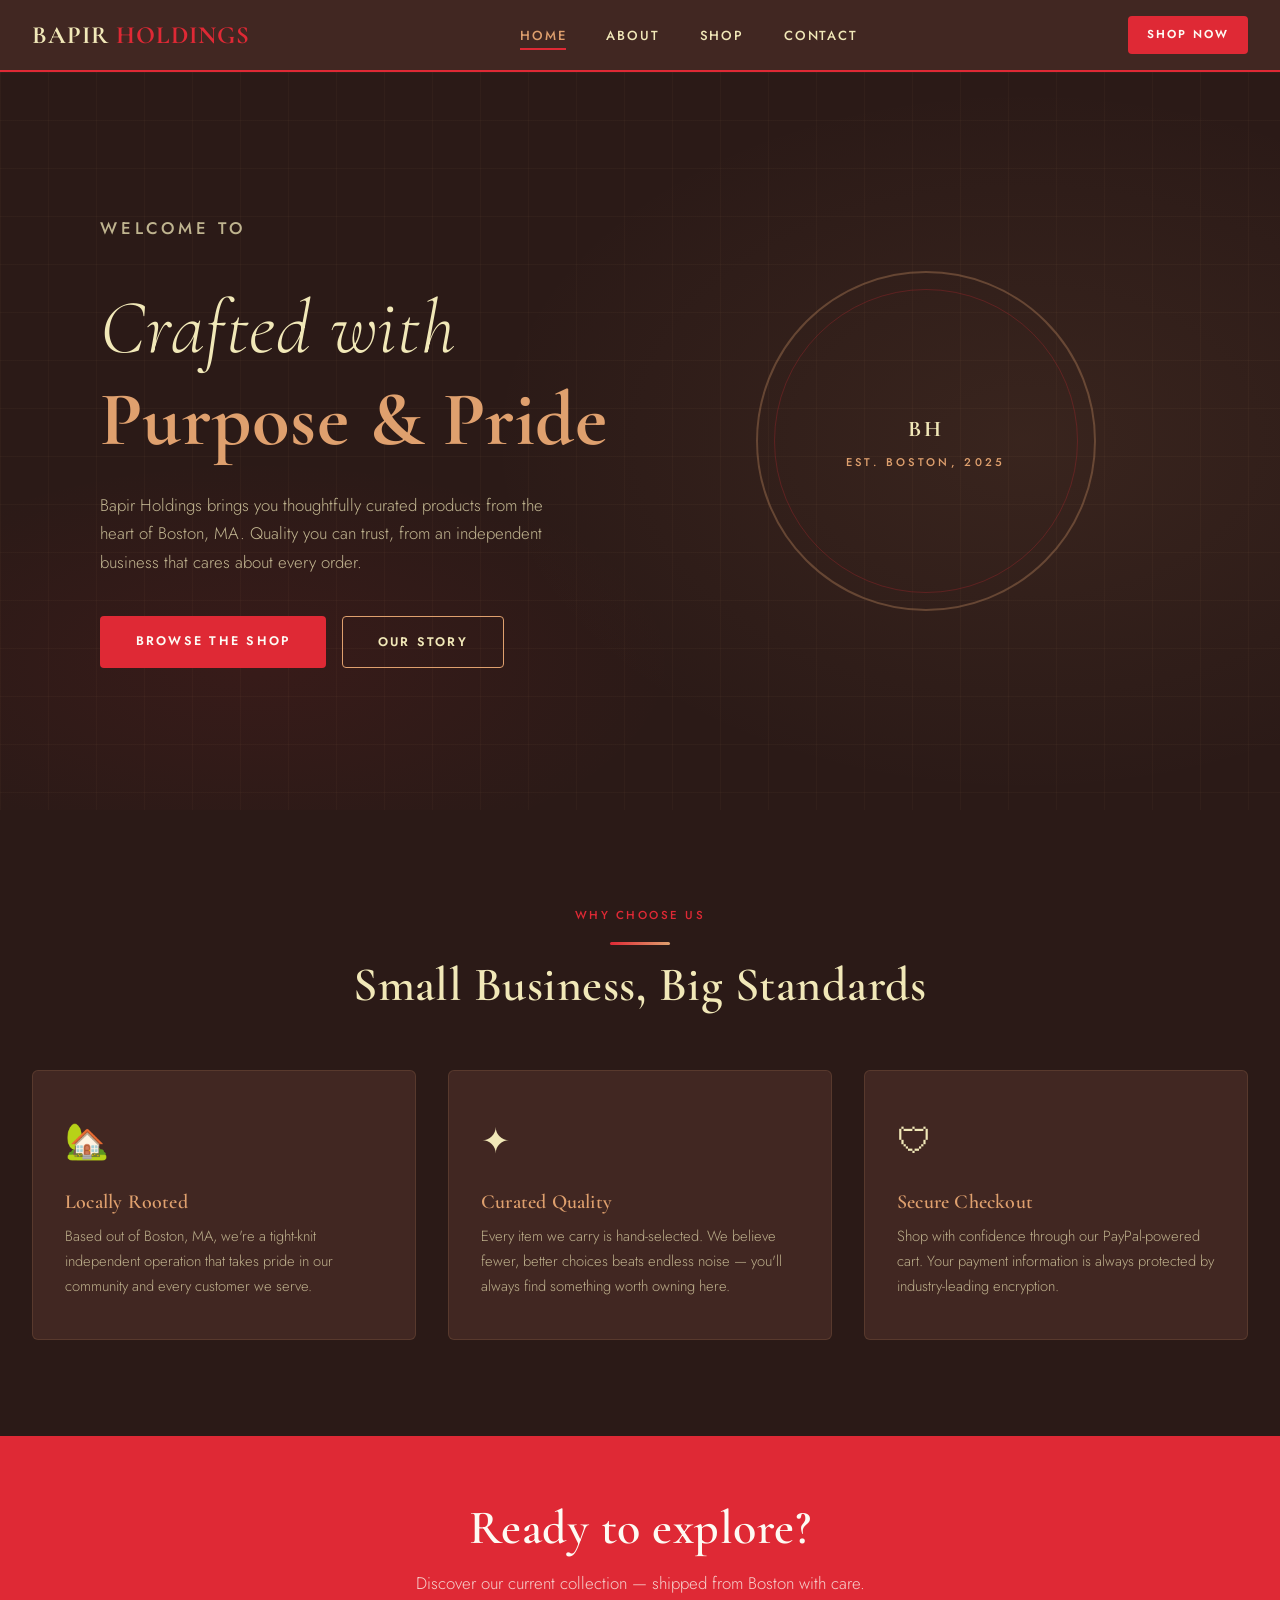
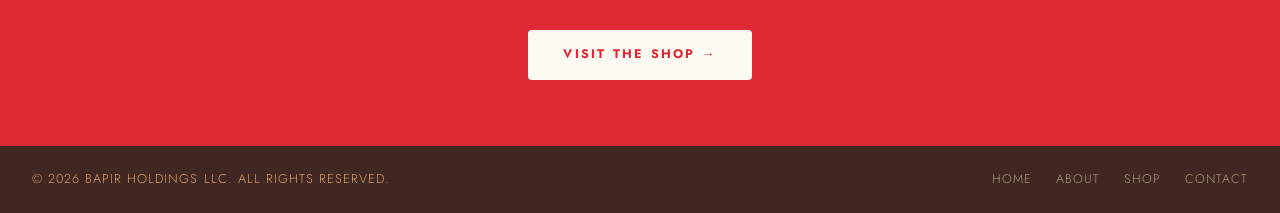
<file: index.html>
<!DOCTYPE html>
<html lang="en">
<head>
  <meta charset="UTF-8" />
  <meta name="viewport" content="width=device-width, initial-scale=1.0" />
  <meta name="description" content="Bapir Holdings LLC — A small independent business based out of Boston, MA." />
  <title>Bapir Holdings — Home</title>
  <link rel="stylesheet" href="styles.css" />
  <!-- Form status styles specific to pages that need them -->
  <style>
    .form-status {
      display: none;
    }
  </style>
</head>
<body>

  <!-- ══════════ HEADER ══════════ -->
  <header class="site-header">
    <div class="nav-inner">
      <a href="index.html" class="nav-logo">Bapir <span>Holdings</span></a>

      <nav aria-label="Primary navigation">
        <ul class="nav-links">
          <li><a href="index.html">Home</a></li>
          <li><a href="about.html">About</a></li>
          <li><a href="shop.html">Shop</a></li>
          <li><a href="contact.html">Contact</a></li>
        </ul>
      </nav>

      <div class="nav-cart-area">
        <a href="shop.html" class="btn btn-primary" style="padding:0.55rem 1.2rem;font-size:0.72rem;">Shop Now</a>
      </div>

      <button class="hamburger" id="hamburger" aria-label="Toggle menu" aria-expanded="false">
        <span></span><span></span><span></span>
      </button>
    </div>
  </header>

  <!-- Mobile Nav -->
  <nav class="mobile-nav" id="mobile-nav" aria-label="Mobile navigation">
    <a href="index.html">Home</a>
    <a href="about.html">About</a>
    <a href="shop.html">Shop</a>
    <a href="contact.html">Contact</a>
  </nav>

  <!-- ══════════ MAIN ══════════ -->
  <main>

    <!-- Hero -->
    <section class="hero">
      <div class="hero-bg"></div>
      <div class="hero-grid-overlay"></div>
      <div class="hero-content">
        <div class="hero-text fade-in">
          <p class="section-label">Welcome to</p>
          <h1>
            Crafted with
            <strong>Purpose &amp; Pride</strong>
          </h1>
          <p>
            Bapir Holdings brings you thoughtfully curated products from the heart
            of Boston, MA. Quality you can trust, from an independent business
            that cares about every order.
          </p>
          <div class="hero-actions">
            <a href="shop.html" class="btn btn-primary">Browse the Shop</a>
            <a href="about.html" class="btn btn-outline">Our Story</a>
          </div>
        </div>

        <div class="hero-visual fade-in">
          <div class="hero-emblem">
            <div class="hero-emblem-inner">
              BH
              <span>Est. Boston, 2025</span>
            </div>
          </div>
        </div>
      </div>
    </section>

    <!-- Features / Values -->
    <section class="features">
      <div class="features-inner">
        <div class="features-header fade-in">
          <p class="section-label">Why Choose Us</p>
          <div class="divider" style="margin:1rem auto 0;"></div>
          <h2 style="color:var(--custard); margin-top:0.75rem;">Small Business, Big Standards</h2>
        </div>

        <div class="features-grid">
          <div class="feature-card fade-in">
            <div class="feature-icon">🏡</div>
            <h3>Locally Rooted</h3>
            <p>Based out of Boston, MA, we're a tight-knit independent operation that takes pride in our community and every customer we serve.</p>
          </div>
          <div class="feature-card fade-in">
            <div class="feature-icon">✦</div>
            <h3>Curated Quality</h3>
            <p>Every item we carry is hand-selected. We believe fewer, better choices beats endless noise — you'll always find something worth owning here.</p>
          </div>
          <div class="feature-card fade-in">
            <div class="feature-icon">🛡</div>
            <h3>Secure Checkout</h3>
            <p>Shop with confidence through our PayPal-powered cart. Your payment information is always protected by industry-leading encryption.</p>
          </div>
        </div>
      </div>
    </section>

    <!-- CTA Strip -->
    <section class="cta-strip">
      <div class="container">
        <h2 class="fade-in">Ready to explore?</h2>
        <p class="fade-in">Discover our current collection — shipped from Boston with care.</p>
        <a href="shop.html" class="btn-white fade-in">Visit the Shop →</a>
      </div>
    </section>

  </main>

  <!-- ══════════ FOOTER ══════════ -->
  <footer class="site-footer">
    <div class="footer-inner">
      <p class="footer-copy">© 2026 Bapir Holdings LLC. All rights reserved.</p>
      <nav class="footer-links" aria-label="Footer navigation">
        <a href="index.html">Home</a>
        <a href="about.html">About</a>
        <a href="shop.html">Shop</a>
        <a href="contact.html">Contact</a>
      </nav>
    </div>
  </footer>

  <script src="script.js"></script>
</body>
</html>
</file>
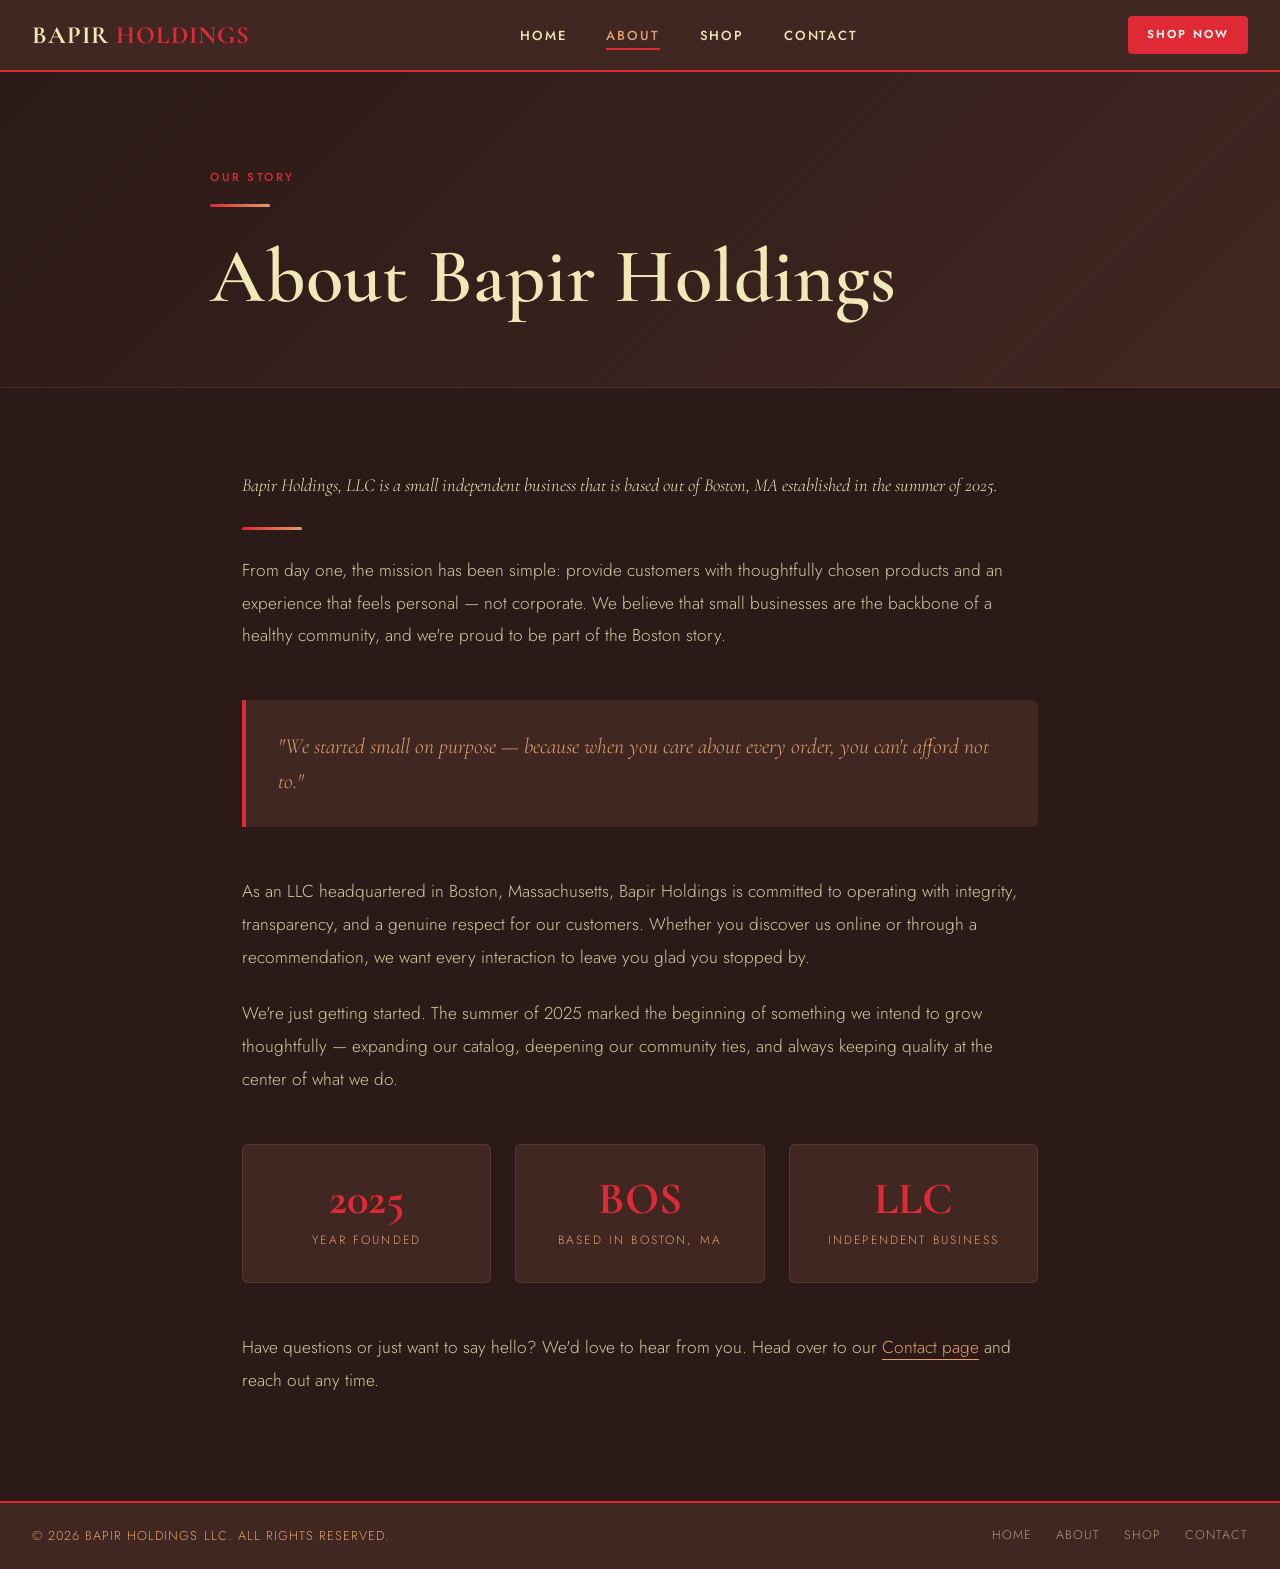
<file: about.html>
<!DOCTYPE html>
<html lang="en">
<head>
  <meta charset="UTF-8" />
  <meta name="viewport" content="width=device-width, initial-scale=1.0" />
  <meta name="description" content="About Bapir Holdings — A small independent business based in Boston, MA." />
  <title>About — Bapir Holdings</title>
  <link rel="stylesheet" href="styles.css" />
</head>
<body>

  <!-- ══════════ HEADER ══════════ -->
  <header class="site-header">
    <div class="nav-inner">
      <a href="index.html" class="nav-logo">Bapir <span>Holdings</span></a>

      <nav aria-label="Primary navigation">
        <ul class="nav-links">
          <li><a href="index.html">Home</a></li>
          <li><a href="about.html">About</a></li>
          <li><a href="shop.html">Shop</a></li>
          <li><a href="contact.html">Contact</a></li>
        </ul>
      </nav>

      <div class="nav-cart-area">
        <a href="shop.html" class="btn btn-primary" style="padding:0.55rem 1.2rem;font-size:0.72rem;">Shop Now</a>
      </div>

      <button class="hamburger" id="hamburger" aria-label="Toggle menu" aria-expanded="false">
        <span></span><span></span><span></span>
      </button>
    </div>
  </header>

  <!-- Mobile Nav -->
  <nav class="mobile-nav" id="mobile-nav" aria-label="Mobile navigation">
    <a href="index.html">Home</a>
    <a href="about.html">About</a>
    <a href="shop.html">Shop</a>
    <a href="contact.html">Contact</a>
  </nav>

  <!-- ══════════ MAIN ══════════ -->
  <main>

    <!-- Page Hero -->
    <section class="page-hero">
      <div class="page-hero-inner fade-in">
        <p class="section-label">Our Story</p>
        <div class="divider"></div>
        <h1 style="color:var(--custard);">About Bapir Holdings</h1>
      </div>
    </section>

    <!-- About Content -->
    <article>
      <div class="about-content">

        <p class="fade-in" style="font-size:1.15rem; color:var(--custard); font-family:var(--font-display); font-style:italic; font-weight:300;">
          Bapir Holdings, LLC is a small independent business that is based out of
          Boston, MA established in the summer of 2025.
        </p>

        <div class="divider fade-in"></div>

        <p class="fade-in">
          From day one, the mission has been simple: provide customers with
          thoughtfully chosen products and an experience that feels personal — not
          corporate. We believe that small businesses are the backbone of a healthy
          community, and we're proud to be part of the Boston story.
        </p>

        <blockquote class="about-highlight fade-in">
          "We started small on purpose — because when you care about every order,
          you can't afford not to."
        </blockquote>

        <p class="fade-in">
          As an LLC headquartered in Boston, Massachusetts, Bapir Holdings is
          committed to operating with integrity, transparency, and a genuine respect
          for our customers. Whether you discover us online or through a
          recommendation, we want every interaction to leave you glad you stopped by.
        </p>

        <p class="fade-in">
          We're just getting started. The summer of 2025 marked the beginning of
          something we intend to grow thoughtfully — expanding our catalog,
          deepening our community ties, and always keeping quality at the center
          of what we do.
        </p>

        <!-- Stats -->
        <div class="about-stats">
          <div class="stat-block fade-in">
            <div class="stat-num">2025</div>
            <div class="stat-label">Year Founded</div>
          </div>
          <div class="stat-block fade-in">
            <div class="stat-num">BOS</div>
            <div class="stat-label">Based in Boston, MA</div>
          </div>
          <div class="stat-block fade-in">
            <div class="stat-num">LLC</div>
            <div class="stat-label">Independent Business</div>
          </div>
        </div>

        <p class="fade-in">
          Have questions or just want to say hello? We'd love to hear from you.
          Head over to our <a href="contact.html" style="color:var(--bronze); border-bottom:1px solid var(--bronze);">Contact page</a>
          and reach out any time.
        </p>

      </div>
    </article>

  </main>

  <!-- ══════════ FOOTER ══════════ -->
  <footer class="site-footer">
    <div class="footer-inner">
      <p class="footer-copy">© 2026 Bapir Holdings LLC. All rights reserved.</p>
      <nav class="footer-links" aria-label="Footer navigation">
        <a href="index.html">Home</a>
        <a href="about.html">About</a>
        <a href="shop.html">Shop</a>
        <a href="contact.html">Contact</a>
      </nav>
    </div>
  </footer>

  <script src="script.js"></script>
</body>
</html>
</file>
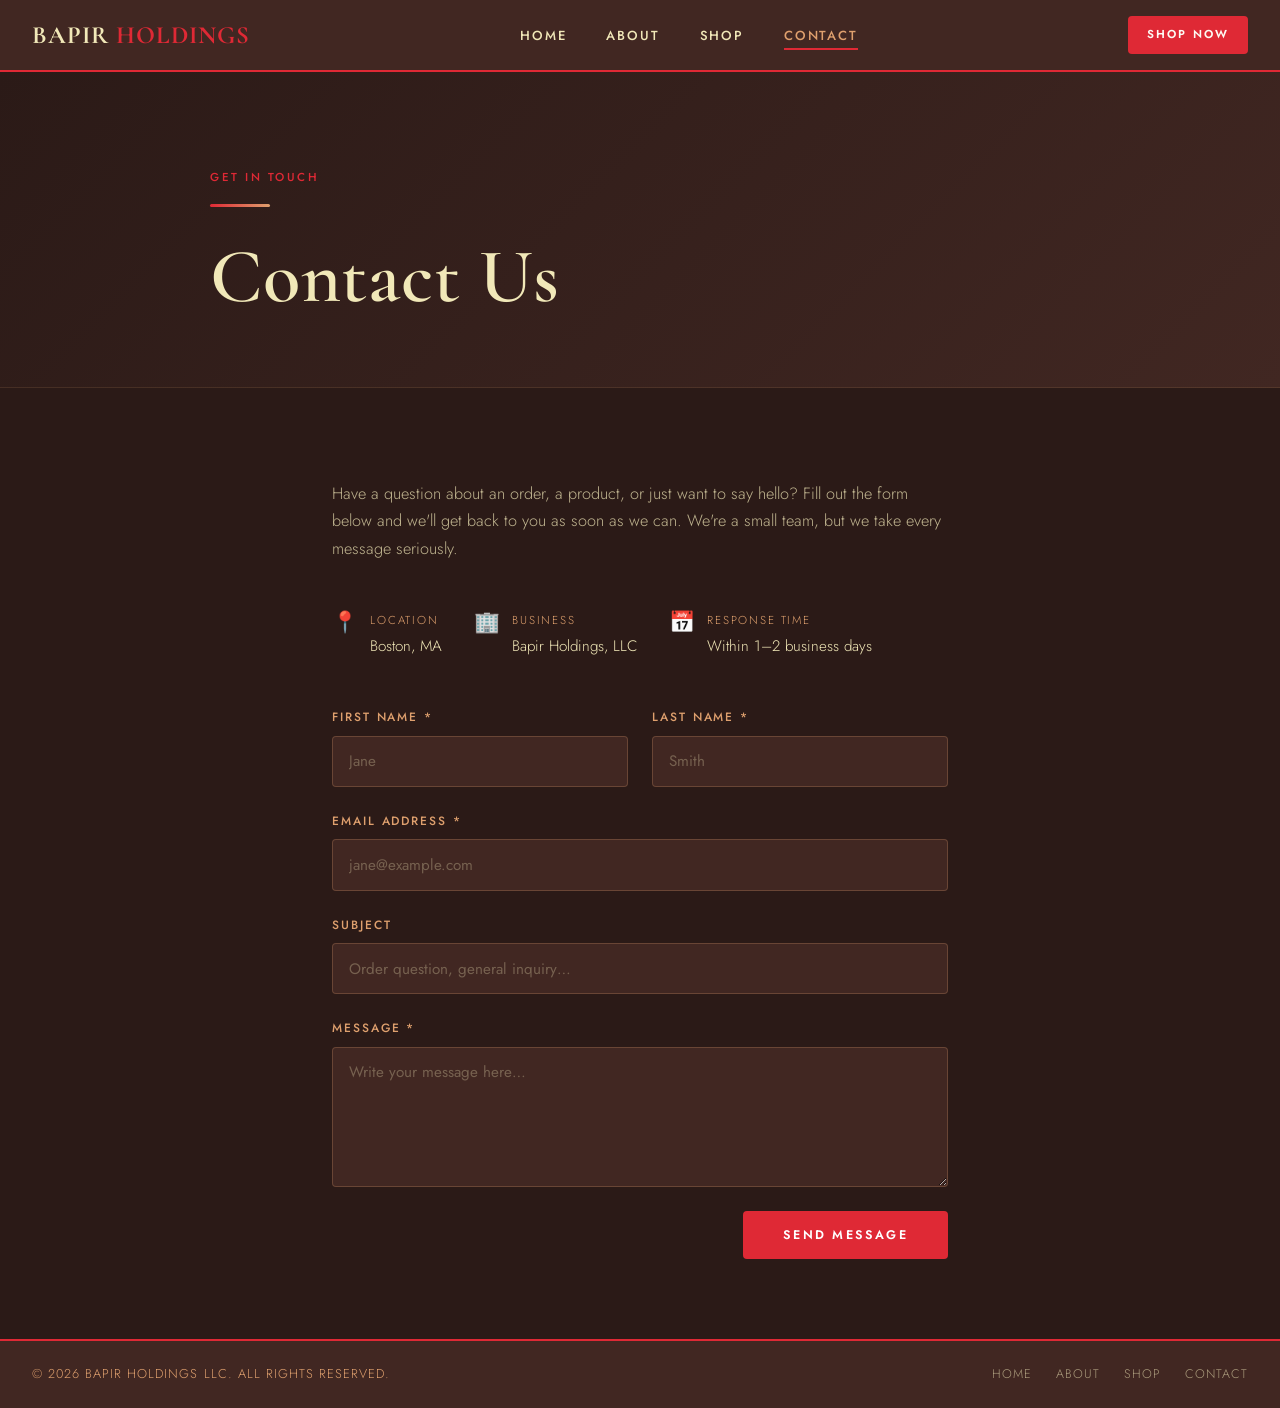
<file: contact.html>
<!DOCTYPE html>
<html lang="en">
<head>
  <meta charset="UTF-8" />
  <meta name="viewport" content="width=device-width, initial-scale=1.0" />
  <meta name="description" content="Contact Bapir Holdings — Get in touch with us." />
  <title>Contact — Bapir Holdings</title>
  <link rel="stylesheet" href="styles.css" />
  <style>
    /* Form status messages */
    .form-status {
      margin-top: 1rem;
      padding: 1rem 1.25rem;
      border-radius: var(--radius);
      font-size: 0.92rem;
      display: none;
    }
    .form-status.success {
      display: block;
      background: rgba(100, 200, 120, 0.12);
      border: 1px solid rgba(100, 200, 120, 0.35);
      color: #a8e6b4;
    }
    .form-status.error {
      display: block;
      background: rgba(223, 41, 53, 0.12);
      border: 1px solid rgba(223, 41, 53, 0.35);
      color: #f08080;
    }

    /* Submit button */
    .submit-btn {
      background: var(--scarlet);
      color: #fff;
      border: none;
      font-family: var(--font-body);
      font-size: 0.78rem;
      font-weight: 600;
      letter-spacing: 0.18em;
      text-transform: uppercase;
      padding: 0.95rem 2.5rem;
      border-radius: var(--radius);
      cursor: pointer;
      transition: background var(--transition), transform var(--transition), box-shadow var(--transition);
    }
    .submit-btn:hover:not(:disabled) {
      background: #c42330;
      transform: translateY(-2px);
      box-shadow: 0 6px 20px rgba(223, 41, 53, 0.35);
    }
    .submit-btn:disabled {
      opacity: 0.6;
      cursor: not-allowed;
    }

    /* Contact info block */
    .contact-info {
      display: flex;
      gap: 2rem;
      margin-bottom: 3rem;
      flex-wrap: wrap;
    }
    .contact-info-item {
      display: flex;
      align-items: flex-start;
      gap: 0.75rem;
    }
    .contact-info-icon {
      font-size: 1.3rem;
      line-height: 1;
      margin-top: 0.1rem;
    }
    .contact-info-label {
      font-size: 0.72rem;
      letter-spacing: 0.16em;
      text-transform: uppercase;
      color: var(--bronze);
      margin-bottom: 0.2rem;
    }
    .contact-info-value {
      font-size: 0.95rem;
      color: var(--custard);
    }
  </style>
</head>
<body>

  <!-- ══════════ HEADER ══════════ -->
  <header class="site-header">
    <div class="nav-inner">
      <a href="index.html" class="nav-logo">Bapir <span>Holdings</span></a>

      <nav aria-label="Primary navigation">
        <ul class="nav-links">
          <li><a href="index.html">Home</a></li>
          <li><a href="about.html">About</a></li>
          <li><a href="shop.html">Shop</a></li>
          <li><a href="contact.html">Contact</a></li>
        </ul>
      </nav>

      <div class="nav-cart-area">
        <a href="shop.html" class="btn btn-primary" style="padding:0.55rem 1.2rem;font-size:0.72rem;">Shop Now</a>
      </div>

      <button class="hamburger" id="hamburger" aria-label="Toggle menu" aria-expanded="false">
        <span></span><span></span><span></span>
      </button>
    </div>
  </header>

  <!-- Mobile Nav -->
  <nav class="mobile-nav" id="mobile-nav" aria-label="Mobile navigation">
    <a href="index.html">Home</a>
    <a href="about.html">About</a>
    <a href="shop.html">Shop</a>
    <a href="contact.html">Contact</a>
  </nav>

  <!-- ══════════ MAIN ══════════ -->
  <main>

    <!-- Page Hero -->
    <section class="page-hero">
      <div class="page-hero-inner fade-in">
        <p class="section-label">Get In Touch</p>
        <div class="divider"></div>
        <h1 style="color:var(--custard);">Contact Us</h1>
      </div>
    </section>

    <!-- Contact Content -->
    <div class="contact-wrapper">

      <div class="contact-intro fade-in">
        <p>
          Have a question about an order, a product, or just want to say hello?
          Fill out the form below and we'll get back to you as soon as we can.
          We're a small team, but we take every message seriously.
        </p>
      </div>

      <!-- Contact info -->
      <div class="contact-info fade-in">
        <div class="contact-info-item">
          <div class="contact-info-icon">📍</div>
          <div>
            <div class="contact-info-label">Location</div>
            <div class="contact-info-value">Boston, MA</div>
          </div>
        </div>
        <div class="contact-info-item">
          <div class="contact-info-icon">🏢</div>
          <div>
            <div class="contact-info-label">Business</div>
            <div class="contact-info-value">Bapir Holdings, LLC</div>
          </div>
        </div>
        <div class="contact-info-item">
          <div class="contact-info-icon">📅</div>
          <div>
            <div class="contact-info-label">Response Time</div>
            <div class="contact-info-value">Within 1–2 business days</div>
          </div>
        </div>
      </div>

      <!-- Formspree Form -->
      <form
        id="contact-form"
        class="contact-form fade-in"
        action="https://formspree.io/f/meenqzoa"
        method="POST"
      >
        <div class="form-row">
          <div class="form-group">
            <label for="first-name">First Name *</label>
            <input
              type="text"
              id="first-name"
              name="first_name"
              placeholder="Jane"
              required
              autocomplete="given-name"
            />
          </div>
          <div class="form-group">
            <label for="last-name">Last Name *</label>
            <input
              type="text"
              id="last-name"
              name="last_name"
              placeholder="Smith"
              required
              autocomplete="family-name"
            />
          </div>
        </div>

        <div class="form-group">
          <label for="email">Email Address *</label>
          <input
            type="email"
            id="email"
            name="email"
            placeholder="jane@example.com"
            required
            autocomplete="email"
          />
        </div>

        <div class="form-group">
          <label for="subject">Subject</label>
          <input
            type="text"
            id="subject"
            name="subject"
            placeholder="Order question, general inquiry…"
          />
        </div>

        <div class="form-group">
          <label for="message">Message *</label>
          <textarea
            id="message"
            name="message"
            placeholder="Write your message here…"
            required
          ></textarea>
        </div>

        <!-- Honeypot spam field (hidden) -->
        <input type="text" name="_gotcha" style="display:none;" tabindex="-1" autocomplete="off" />

        <div class="form-submit">
          <button type="submit" class="submit-btn">Send Message</button>
        </div>

        <div id="form-status" class="form-status" role="alert" aria-live="polite"></div>
      </form>

    </div>
  </main>

  <!-- ══════════ FOOTER ══════════ -->
  <footer class="site-footer">
    <div class="footer-inner">
      <p class="footer-copy">© 2026 Bapir Holdings LLC. All rights reserved.</p>
      <nav class="footer-links" aria-label="Footer navigation">
        <a href="index.html">Home</a>
        <a href="about.html">About</a>
        <a href="shop.html">Shop</a>
        <a href="contact.html">Contact</a>
      </nav>
    </div>
  </footer>

  <script src="script.js"></script>
</body>
</html>
</file>
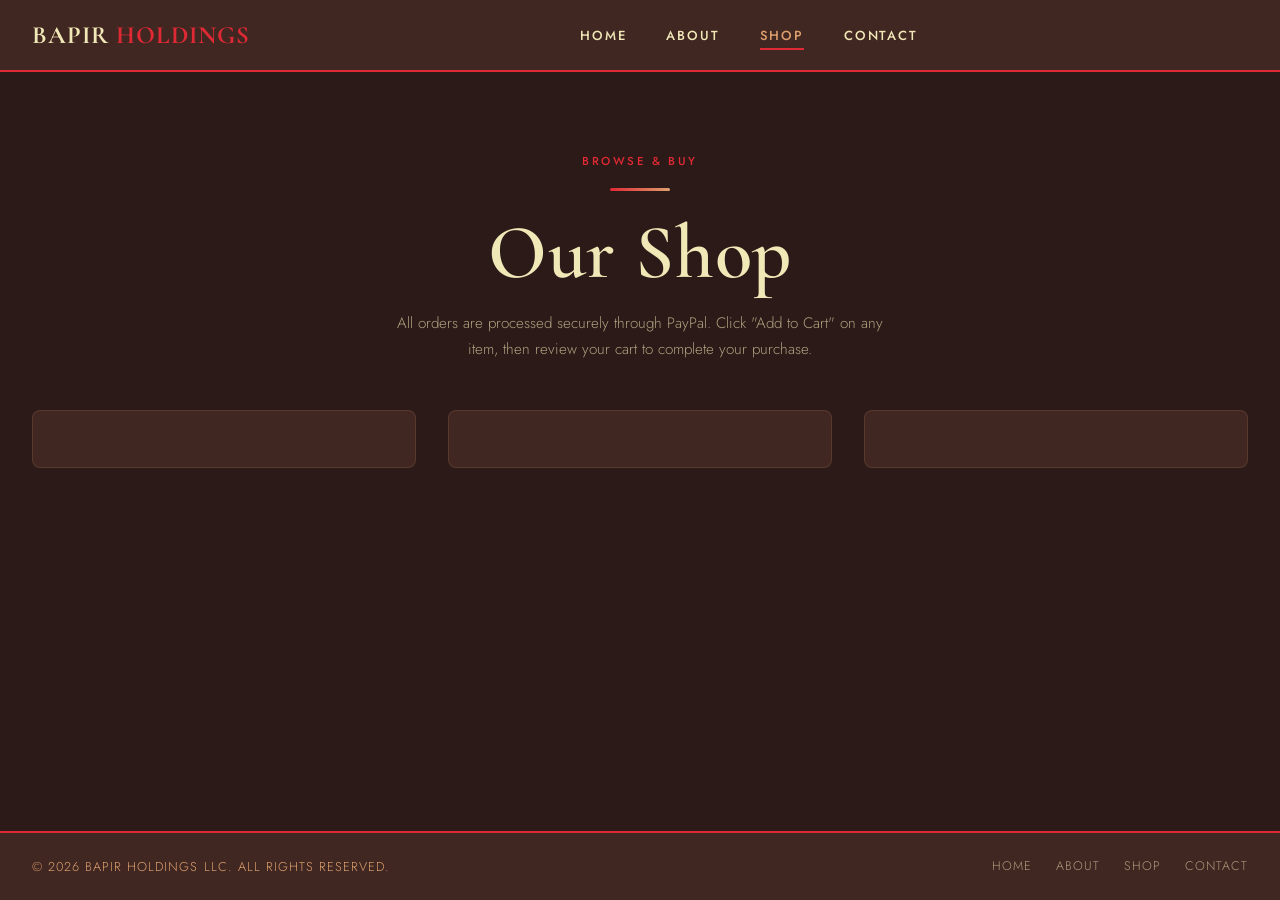
<file: shop.html>
<!DOCTYPE html>
<html lang="en">
<head>
  <meta charset="UTF-8" />
  <meta name="viewport" content="width=device-width, initial-scale=1.0" />
  <meta name="description" content="Shop Bapir Holdings — Browse and purchase our curated products." />
  <title>Shop — Bapir Holdings</title>
  <link rel="stylesheet" href="styles.css" />

  <!-- PayPal Cart Script (loaded once for the entire page) -->
  <script src="https://www.paypalobjects.com/ncp/cart/cart.js"
          data-merchant-id="CQK9LSSN3KTJU"></script>
</head>
<body>

  <!-- ══════════ HEADER ══════════ -->
  <header class="site-header">
    <div class="nav-inner">
      <a href="index.html" class="nav-logo">Bapir <span>Holdings</span></a>

      <nav aria-label="Primary navigation">
        <ul class="nav-links">
          <li><a href="index.html">Home</a></li>
          <li><a href="about.html">About</a></li>
          <li><a href="shop.html">Shop</a></li>
          <li><a href="contact.html">Contact</a></li>
        </ul>
      </nav>

      <!-- PayPal View Cart Button in header -->
      <div class="nav-cart-area">
        <paypal-cart-button data-id="pp-view-cart"></paypal-cart-button>
      </div>

      <button class="hamburger" id="hamburger" aria-label="Toggle menu" aria-expanded="false">
        <span></span><span></span><span></span>
      </button>
    </div>
  </header>

  <!-- Mobile Nav -->
  <nav class="mobile-nav" id="mobile-nav" aria-label="Mobile navigation">
    <a href="index.html">Home</a>
    <a href="about.html">About</a>
    <a href="shop.html">Shop</a>
    <a href="contact.html">Contact</a>
  </nav>

  <!-- ══════════ MAIN ══════════ -->
  <main>

    <!-- Shop Header -->
    <section class="shop-header fade-in">
      <p class="section-label">Browse &amp; Buy</p>
      <div class="divider" style="margin:1rem auto;"></div>
      <h1 style="color:var(--custard);">Our Shop</h1>
      <p style="color:rgba(241,232,184,0.65); margin-top:0.75rem; max-width:520px; margin-left:auto; margin-right:auto; font-size:0.95rem;">
        All orders are processed securely through PayPal. Click "Add to Cart" on
        any item, then review your cart to complete your purchase.
      </p>
    </section>

    <!-- Product Grid -->
    <div class="shop-grid">

      <!-- ── Product 1 ── -->
      <article class="product-card fade-in">
        <div class="product-body">
          <div class="product-footer">
            <paypal-add-to-cart-button data-id="GU29ZRBJ889YE"></paypal-add-to-cart-button>
          </div>
        </div>
      </article>

      <!-- ── Product 2 ── -->
      <article class="product-card fade-in">
        <div class="product-body">
          <div class="product-footer">
            <paypal-add-to-cart-button data-id="UDEENMAPL4YYA"></paypal-add-to-cart-button>
          </div>
        </div>
      </article>

      <!-- ── Product 3 ── -->
      <article class="product-card fade-in">
        <div class="product-body">
          <div class="product-footer">
            <paypal-add-to-cart-button data-id="QQET7EMNHPFNE"></paypal-add-to-cart-button>
          </div>
        </div>
      </article>

    </div>

  </main>

  <!-- ══════════ FOOTER ══════════ -->
  <footer class="site-footer">
    <div class="footer-inner">
      <p class="footer-copy">© 2026 Bapir Holdings LLC. All rights reserved.</p>
      <nav class="footer-links" aria-label="Footer navigation">
        <a href="index.html">Home</a>
        <a href="about.html">About</a>
        <a href="shop.html">Shop</a>
        <a href="contact.html">Contact</a>
      </nav>
    </div>
  </footer>

  <script>
    // Initialize PayPal cart components after DOM is ready
    document.addEventListener('DOMContentLoaded', () => {
      if (typeof cartPaypal !== 'undefined') {
        // View Cart button(s)
        cartPaypal.Cart({ id: "pp-view-cart" });

        // Add to Cart buttons
        cartPaypal.AddToCart({ id: "GU29ZRBJ889YE" });
        cartPaypal.AddToCart({ id: "UDEENMAPL4YYA" });
        cartPaypal.AddToCart({ id: "QQET7EMNHPFNE" });
      }
    });
  </script>
  <script src="script.js"></script>
</body>
</html>
</file>
<file: styles.css>
/* ============================================
   BAPIR HOLDINGS — Global Stylesheet
   Palette:
     Scarlet Rush    #DF2935
     Light Bronze    #DFA06E
     Vanilla Custard #F1E8B8
     Dark Coffee     #412722
   ============================================ */

@import url('https://fonts.googleapis.com/css2?family=Cormorant+Garamond:ital,wght@0,300;0,400;0,600;0,700;1,300;1,400&family=Jost:wght@300;400;500;600&display=swap');

/* ── CSS Variables ── */
:root {
  --scarlet:   #DF2935;
  --bronze:    #DFA06E;
  --custard:   #F1E8B8;
  --coffee:    #412722;
  --coffee-dk: #2b1a17;
  --coffee-lt: #5c3a30;
  --white:     #fdfaf3;
  --font-display: 'Cormorant Garamond', Georgia, serif;
  --font-body:    'Jost', sans-serif;
  --nav-h: 72px;
  --transition: 0.3s ease;
  --radius: 4px;
  --shadow: 0 4px 24px rgba(65, 39, 34, 0.18);
}

/* ── Reset & Base ── */
*, *::before, *::after { box-sizing: border-box; margin: 0; padding: 0; }

html { scroll-behavior: smooth; font-size: 16px; }

body {
  background-color: var(--coffee-dk);
  color: var(--custard);
  font-family: var(--font-body);
  font-weight: 300;
  line-height: 1.7;
  min-height: 100vh;
  display: flex;
  flex-direction: column;
}

main { flex: 1; }

a { color: inherit; text-decoration: none; }
img { display: block; max-width: 100%; }
ul { list-style: none; }

/* ── Typography ── */
h1, h2, h3, h4 {
  font-family: var(--font-display);
  font-weight: 600;
  line-height: 1.2;
  letter-spacing: 0.01em;
}
h1 { font-size: clamp(2.4rem, 6vw, 5rem); }
h2 { font-size: clamp(1.8rem, 4vw, 3rem); }
h3 { font-size: clamp(1.3rem, 2.5vw, 1.8rem); }

p { font-size: 1rem; }

/* ── HEADER / NAV ── */
.site-header {
  position: sticky;
  top: 0;
  z-index: 1000;
  height: var(--nav-h);
  background: var(--coffee);
  border-bottom: 2px solid var(--scarlet);
  display: flex;
  align-items: center;
}

.nav-inner {
  width: 100%;
  max-width: 1280px;
  margin: 0 auto;
  padding: 0 2rem;
  display: flex;
  align-items: center;
  justify-content: space-between;
  gap: 1rem;
}

.nav-logo {
  font-family: var(--font-display);
  font-size: 1.55rem;
  font-weight: 700;
  letter-spacing: 0.04em;
  color: var(--custard);
  white-space: nowrap;
  text-transform: uppercase;
}

.nav-logo span {
  color: var(--scarlet);
}

.nav-links {
  display: flex;
  align-items: center;
  gap: 2.5rem;
}

.nav-links a {
  font-family: var(--font-body);
  font-weight: 500;
  font-size: 0.82rem;
  letter-spacing: 0.14em;
  text-transform: uppercase;
  color: var(--custard);
  padding-bottom: 3px;
  border-bottom: 2px solid transparent;
  transition: color var(--transition), border-color var(--transition);
}

.nav-links a:hover,
.nav-links a.active {
  color: var(--bronze);
  border-bottom-color: var(--scarlet);
}

.nav-cart-area {
  display: flex;
  align-items: center;
  gap: 1rem;
}

/* PayPal cart button wrapper in nav */
.nav-cart-area paypal-cart-button,
.nav-cart-area .paypal-cart-stub {
  display: inline-flex;
  align-items: center;
}

/* Hamburger */
.hamburger {
  display: none;
  background: none;
  border: none;
  cursor: pointer;
  padding: 0.25rem;
  flex-direction: column;
  gap: 5px;
}

.hamburger span {
  display: block;
  width: 26px;
  height: 2px;
  background: var(--custard);
  border-radius: 2px;
  transition: transform var(--transition), opacity var(--transition);
}

.hamburger.open span:nth-child(1) { transform: translateY(7px) rotate(45deg); }
.hamburger.open span:nth-child(2) { opacity: 0; }
.hamburger.open span:nth-child(3) { transform: translateY(-7px) rotate(-45deg); }

/* Mobile nav overlay */
.mobile-nav {
  display: none;
  position: fixed;
  top: var(--nav-h);
  left: 0; right: 0; bottom: 0;
  background: rgba(43, 26, 23, 0.98);
  z-index: 999;
  flex-direction: column;
  align-items: center;
  justify-content: center;
  gap: 2.5rem;
  opacity: 0;
  pointer-events: none;
  transition: opacity 0.3s ease;
}

.mobile-nav.open {
  display: flex;
  opacity: 1;
  pointer-events: all;
}

.mobile-nav a {
  font-family: var(--font-display);
  font-size: 2.2rem;
  font-weight: 600;
  color: var(--custard);
  letter-spacing: 0.04em;
  transition: color var(--transition);
}

.mobile-nav a:hover { color: var(--bronze); }

/* ── FOOTER ── */
.site-footer {
  background: var(--coffee);
  border-top: 2px solid var(--scarlet);
  padding: 1.4rem 2rem;
}

.footer-inner {
  max-width: 1280px;
  margin: 0 auto;
  display: flex;
  align-items: center;
  justify-content: space-between;
  flex-wrap: wrap;
  gap: 0.75rem;
}

.footer-copy {
  font-size: 0.8rem;
  letter-spacing: 0.08em;
  color: var(--bronze);
  text-transform: uppercase;
}

.footer-links {
  display: flex;
  gap: 1.5rem;
}

.footer-links a {
  font-size: 0.78rem;
  letter-spacing: 0.08em;
  text-transform: uppercase;
  color: var(--custard);
  opacity: 0.6;
  transition: opacity var(--transition);
}

.footer-links a:hover { opacity: 1; color: var(--bronze); }

/* ── UTILITY ── */
.container {
  max-width: 1280px;
  margin: 0 auto;
  padding: 0 2rem;
}

.section-label {
  font-size: 0.72rem;
  letter-spacing: 0.22em;
  text-transform: uppercase;
  color: var(--scarlet);
  font-family: var(--font-body);
  font-weight: 500;
}

.divider {
  width: 60px;
  height: 3px;
  background: linear-gradient(90deg, var(--scarlet), var(--bronze));
  margin: 1rem 0 1.5rem;
  border-radius: 2px;
}

.btn {
  display: inline-block;
  font-family: var(--font-body);
  font-size: 0.78rem;
  font-weight: 600;
  letter-spacing: 0.18em;
  text-transform: uppercase;
  padding: 0.9rem 2.2rem;
  border-radius: var(--radius);
  cursor: pointer;
  transition: all var(--transition);
  border: none;
}

.btn-primary {
  background: var(--scarlet);
  color: var(--white);
}
.btn-primary:hover {
  background: #c42330;
  transform: translateY(-2px);
  box-shadow: 0 6px 20px rgba(223, 41, 53, 0.35);
}

.btn-outline {
  background: transparent;
  color: var(--custard);
  border: 1.5px solid var(--bronze);
}
.btn-outline:hover {
  background: var(--bronze);
  color: var(--coffee);
  transform: translateY(-2px);
}

/* ── HERO (index.html) ── */
.hero {
  position: relative;
  min-height: calc(90vh - var(--nav-h));
  display: flex;
  align-items: center;
  overflow: hidden;
  background: var(--coffee-dk);
}

.hero-bg {
  position: absolute;
  inset: 0;
  background:
    radial-gradient(ellipse 70% 80% at 80% 50%, rgba(223,160,110,0.08) 0%, transparent 60%),
    radial-gradient(ellipse 60% 50% at 20% 80%, rgba(223,41,53,0.07) 0%, transparent 55%);
}

.hero-grid-overlay {
  position: absolute;
  inset: 0;
  background-image:
    linear-gradient(rgba(223,160,110,0.04) 1px, transparent 1px),
    linear-gradient(90deg, rgba(223,160,110,0.04) 1px, transparent 1px);
  background-size: 48px 48px;
}

.hero-content {
  position: relative;
  z-index: 2;
  max-width: 1280px;
  margin: 0 auto;
  padding: 5rem 2rem;
  display: grid;
  grid-template-columns: 1fr 1fr;
  align-items: center;
  gap: 4rem;
}

.hero-text { }

.hero-text h1 {
  color: var(--custard);
  margin: 1rem 0 1.5rem;
  font-weight: 300;
  font-style: italic;
}

.hero-text h1 strong {
  font-weight: 700;
  font-style: normal;
  color: var(--bronze);
  display: block;
}

.hero-text p {
  color: rgba(241,232,184,0.75);
  font-size: 1.05rem;
  max-width: 460px;
  margin-bottom: 2.5rem;
}

.hero-actions {
  display: flex;
  gap: 1rem;
  flex-wrap: wrap;
}

.hero-visual {
  display: flex;
  justify-content: center;
  align-items: center;
}

.hero-emblem {
  width: 340px;
  height: 340px;
  border-radius: 50%;
  border: 2px solid rgba(223,160,110,0.3);
  display: flex;
  align-items: center;
  justify-content: center;
  position: relative;
  animation: slowSpin 30s linear infinite;
}

.hero-emblem::before {
  content: '';
  position: absolute;
  inset: 16px;
  border-radius: 50%;
  border: 1px solid rgba(223,41,53,0.25);
}

.hero-emblem-inner {
  font-family: var(--font-display);
  font-size: 1.4rem;
  font-weight: 700;
  color: var(--custard);
  text-align: center;
  letter-spacing: 0.12em;
  animation: slowSpin 30s linear infinite reverse;
}

.hero-emblem-inner span {
  display: block;
  font-size: 0.7rem;
  letter-spacing: 0.3em;
  color: var(--bronze);
  font-family: var(--font-body);
  font-weight: 500;
  text-transform: uppercase;
  margin-top: 0.25rem;
}

@keyframes slowSpin {
  from { transform: rotate(0deg); }
  to   { transform: rotate(360deg); }
}

/* ── FEATURES (index.html) ── */
.features {
  padding: 6rem 2rem;
}

.features-inner {
  max-width: 1280px;
  margin: 0 auto;
}

.features-header {
  text-align: center;
  margin-bottom: 3.5rem;
}

.features-grid {
  display: grid;
  grid-template-columns: repeat(3, 1fr);
  gap: 2rem;
}

.feature-card {
  background: var(--coffee);
  border: 1px solid rgba(223,160,110,0.15);
  border-radius: 6px;
  padding: 2.5rem 2rem;
  transition: transform var(--transition), border-color var(--transition);
  position: relative;
  overflow: hidden;
}

.feature-card::after {
  content: '';
  position: absolute;
  bottom: 0; left: 0; right: 0;
  height: 3px;
  background: linear-gradient(90deg, var(--scarlet), var(--bronze));
  transform: scaleX(0);
  transform-origin: left;
  transition: transform var(--transition);
}

.feature-card:hover { transform: translateY(-4px); border-color: rgba(223,160,110,0.4); }
.feature-card:hover::after { transform: scaleX(1); }

.feature-icon {
  font-size: 2.2rem;
  margin-bottom: 1.2rem;
}

.feature-card h3 {
  font-size: 1.25rem;
  color: var(--bronze);
  margin-bottom: 0.6rem;
}

.feature-card p {
  font-size: 0.92rem;
  color: rgba(241,232,184,0.7);
}

/* ── CTA STRIP (index.html) ── */
.cta-strip {
  background: var(--scarlet);
  padding: 4rem 2rem;
  text-align: center;
}

.cta-strip h2 {
  color: var(--white);
  margin-bottom: 0.75rem;
}

.cta-strip p {
  color: rgba(253,250,243,0.8);
  margin-bottom: 2rem;
  font-size: 1.05rem;
}

.btn-white {
  background: var(--white);
  color: var(--scarlet);
  font-size: 0.78rem;
  font-weight: 700;
  letter-spacing: 0.18em;
  text-transform: uppercase;
  padding: 0.9rem 2.2rem;
  border-radius: var(--radius);
  border: none;
  cursor: pointer;
  transition: all var(--transition);
  display: inline-block;
}

.btn-white:hover {
  background: var(--custard);
  transform: translateY(-2px);
  box-shadow: 0 6px 20px rgba(0,0,0,0.2);
}

/* ── ABOUT PAGE ── */
.page-hero {
  padding: 6rem 2rem 4rem;
  background: linear-gradient(135deg, var(--coffee-dk) 0%, var(--coffee) 100%);
  border-bottom: 1px solid rgba(223,160,110,0.15);
}

.page-hero-inner {
  max-width: 860px;
  margin: 0 auto;
}

.about-content {
  max-width: 860px;
  margin: 0 auto;
  padding: 5rem 2rem;
}

.about-content p {
  font-size: 1.08rem;
  color: rgba(241,232,184,0.85);
  line-height: 1.9;
  margin-bottom: 1.5rem;
}

.about-highlight {
  background: var(--coffee);
  border-left: 4px solid var(--scarlet);
  padding: 1.8rem 2rem;
  border-radius: 0 6px 6px 0;
  margin: 3rem 0;
  font-family: var(--font-display);
  font-size: 1.35rem;
  font-style: italic;
  color: var(--bronze);
  line-height: 1.6;
}

.about-stats {
  display: grid;
  grid-template-columns: repeat(3, 1fr);
  gap: 1.5rem;
  margin: 3rem 0;
}

.stat-block {
  text-align: center;
  padding: 2rem 1rem;
  background: var(--coffee);
  border-radius: 6px;
  border: 1px solid rgba(223,160,110,0.15);
}

.stat-num {
  font-family: var(--font-display);
  font-size: 2.8rem;
  font-weight: 700;
  color: var(--scarlet);
  line-height: 1;
  margin-bottom: 0.5rem;
}

.stat-label {
  font-size: 0.75rem;
  letter-spacing: 0.18em;
  text-transform: uppercase;
  color: var(--bronze);
}

/* ── SHOP PAGE ── */
.shop-header {
  padding: 5rem 2rem 3rem;
  text-align: center;
}

.shop-grid {
  display: grid;
  grid-template-columns: repeat(3, 1fr);
  gap: 2rem;
  max-width: 1280px;
  margin: 0 auto;
  padding: 0 2rem 6rem;
}

.product-card {
  background: var(--coffee);
  border: 1px solid rgba(223,160,110,0.15);
  border-radius: 8px;
  overflow: hidden;
  display: flex;
  flex-direction: column;
  transition: transform var(--transition), box-shadow var(--transition);
}

.product-card:hover {
  transform: translateY(-6px);
  box-shadow: 0 16px 40px rgba(0,0,0,0.3);
}

.product-image {
  height: 220px;
  background: linear-gradient(135deg, var(--coffee-lt) 0%, var(--coffee-dk) 100%);
  display: flex;
  align-items: center;
  justify-content: center;
  position: relative;
  overflow: hidden;
}

.product-image-icon {
  font-size: 4rem;
  opacity: 0.5;
}

.product-badge {
  position: absolute;
  top: 1rem; right: 1rem;
  background: var(--scarlet);
  color: white;
  font-size: 0.68rem;
  font-weight: 600;
  letter-spacing: 0.12em;
  text-transform: uppercase;
  padding: 0.3rem 0.7rem;
  border-radius: 3px;
}

.product-body {
  padding: 1.75rem;
  display: flex;
  flex-direction: column;
  flex: 1;
}

.product-body h3 {
  font-size: 1.3rem;
  color: var(--custard);
  margin-bottom: 0.5rem;
}

.product-desc {
  font-size: 0.88rem;
  color: rgba(241,232,184,0.65);
  margin-bottom: 1.5rem;
  flex: 1;
}

.product-footer {
  display: flex;
  align-items: center;
  justify-content: space-between;
  flex-wrap: wrap;
  gap: 0.75rem;
  margin-top: auto;
}

/* PayPal button overrides */
.product-footer paypal-add-to-cart-button,
.paypal-btn-wrap paypal-add-to-cart-button {
  flex: 1;
}

/* Cart bar at top of shop */
.cart-bar {
  background: var(--coffee);
  border-bottom: 1px solid rgba(223,160,110,0.15);
  padding: 0.75rem 2rem;
  display: flex;
  justify-content: flex-end;
  align-items: center;
}

.cart-bar-inner {
  max-width: 1280px;
  width: 100%;
  margin: 0 auto;
  display: flex;
  justify-content: flex-end;
  align-items: center;
  gap: 1rem;
  font-size: 0.82rem;
  letter-spacing: 0.1em;
  text-transform: uppercase;
  color: var(--bronze);
}

/* ── CONTACT PAGE ── */
.contact-wrapper {
  max-width: 680px;
  margin: 0 auto;
  padding: 5rem 2rem;
}

.contact-intro {
  margin-bottom: 3rem;
}

.contact-intro p {
  color: rgba(241,232,184,0.75);
  font-size: 1.02rem;
  margin-top: 0.75rem;
}

.contact-form {
  display: flex;
  flex-direction: column;
  gap: 1.5rem;
}

.form-row {
  display: grid;
  grid-template-columns: 1fr 1fr;
  gap: 1.5rem;
}

.form-group {
  display: flex;
  flex-direction: column;
  gap: 0.5rem;
}

.form-group label {
  font-size: 0.75rem;
  letter-spacing: 0.16em;
  text-transform: uppercase;
  color: var(--bronze);
  font-weight: 500;
}

.form-group input,
.form-group textarea,
.form-group select {
  background: var(--coffee);
  border: 1.5px solid rgba(223,160,110,0.25);
  border-radius: var(--radius);
  color: var(--custard);
  font-family: var(--font-body);
  font-size: 0.95rem;
  padding: 0.85rem 1rem;
  outline: none;
  transition: border-color var(--transition);
  width: 100%;
}

.form-group input:focus,
.form-group textarea:focus,
.form-group select:focus {
  border-color: var(--bronze);
}

.form-group input::placeholder,
.form-group textarea::placeholder {
  color: rgba(241,232,184,0.3);
}

.form-group textarea {
  resize: vertical;
  min-height: 140px;
}

/* Formspree submit button */
.form-submit { text-align: right; }

/* ── PAGE TRANSITIONS ── */
.fade-in {
  opacity: 0;
  transform: translateY(20px);
  transition: opacity 0.6s ease, transform 0.6s ease;
}

.fade-in.visible {
  opacity: 1;
  transform: translateY(0);
}

/* ── RESPONSIVE ── */
@media (max-width: 768px) {
  .nav-links { display: none; }

  .hamburger {
    display: flex;
    flex-direction: column;
  }

  .hero-content {
    grid-template-columns: 1fr;
    text-align: center;
    gap: 3rem;
    padding: 3rem 1.5rem;
  }

  .hero-text p { max-width: 100%; }
  .hero-actions { justify-content: center; }
  .hero-visual { display: none; }

  .features-grid { grid-template-columns: 1fr; }
  .shop-grid { grid-template-columns: 1fr; }
  .about-stats { grid-template-columns: 1fr; }
  .form-row { grid-template-columns: 1fr; }

  .footer-inner { flex-direction: column; text-align: center; }
  .footer-links { justify-content: center; }

  h1 { font-size: 2.4rem; }
  h2 { font-size: 1.8rem; }
}

@media (max-width: 480px) {
  .nav-inner { padding: 0 1rem; }
  .container { padding: 0 1rem; }
  .hero-content { padding: 2.5rem 1rem; }
  .shop-grid { padding: 0 1rem 4rem; }
  .about-content { padding: 3rem 1rem; }
  .contact-wrapper { padding: 3rem 1rem; }
}

@media (min-width: 769px) and (max-width: 1024px) {
  .shop-grid { grid-template-columns: repeat(2, 1fr); }
  .features-grid { grid-template-columns: repeat(2, 1fr); }
}
</file>
